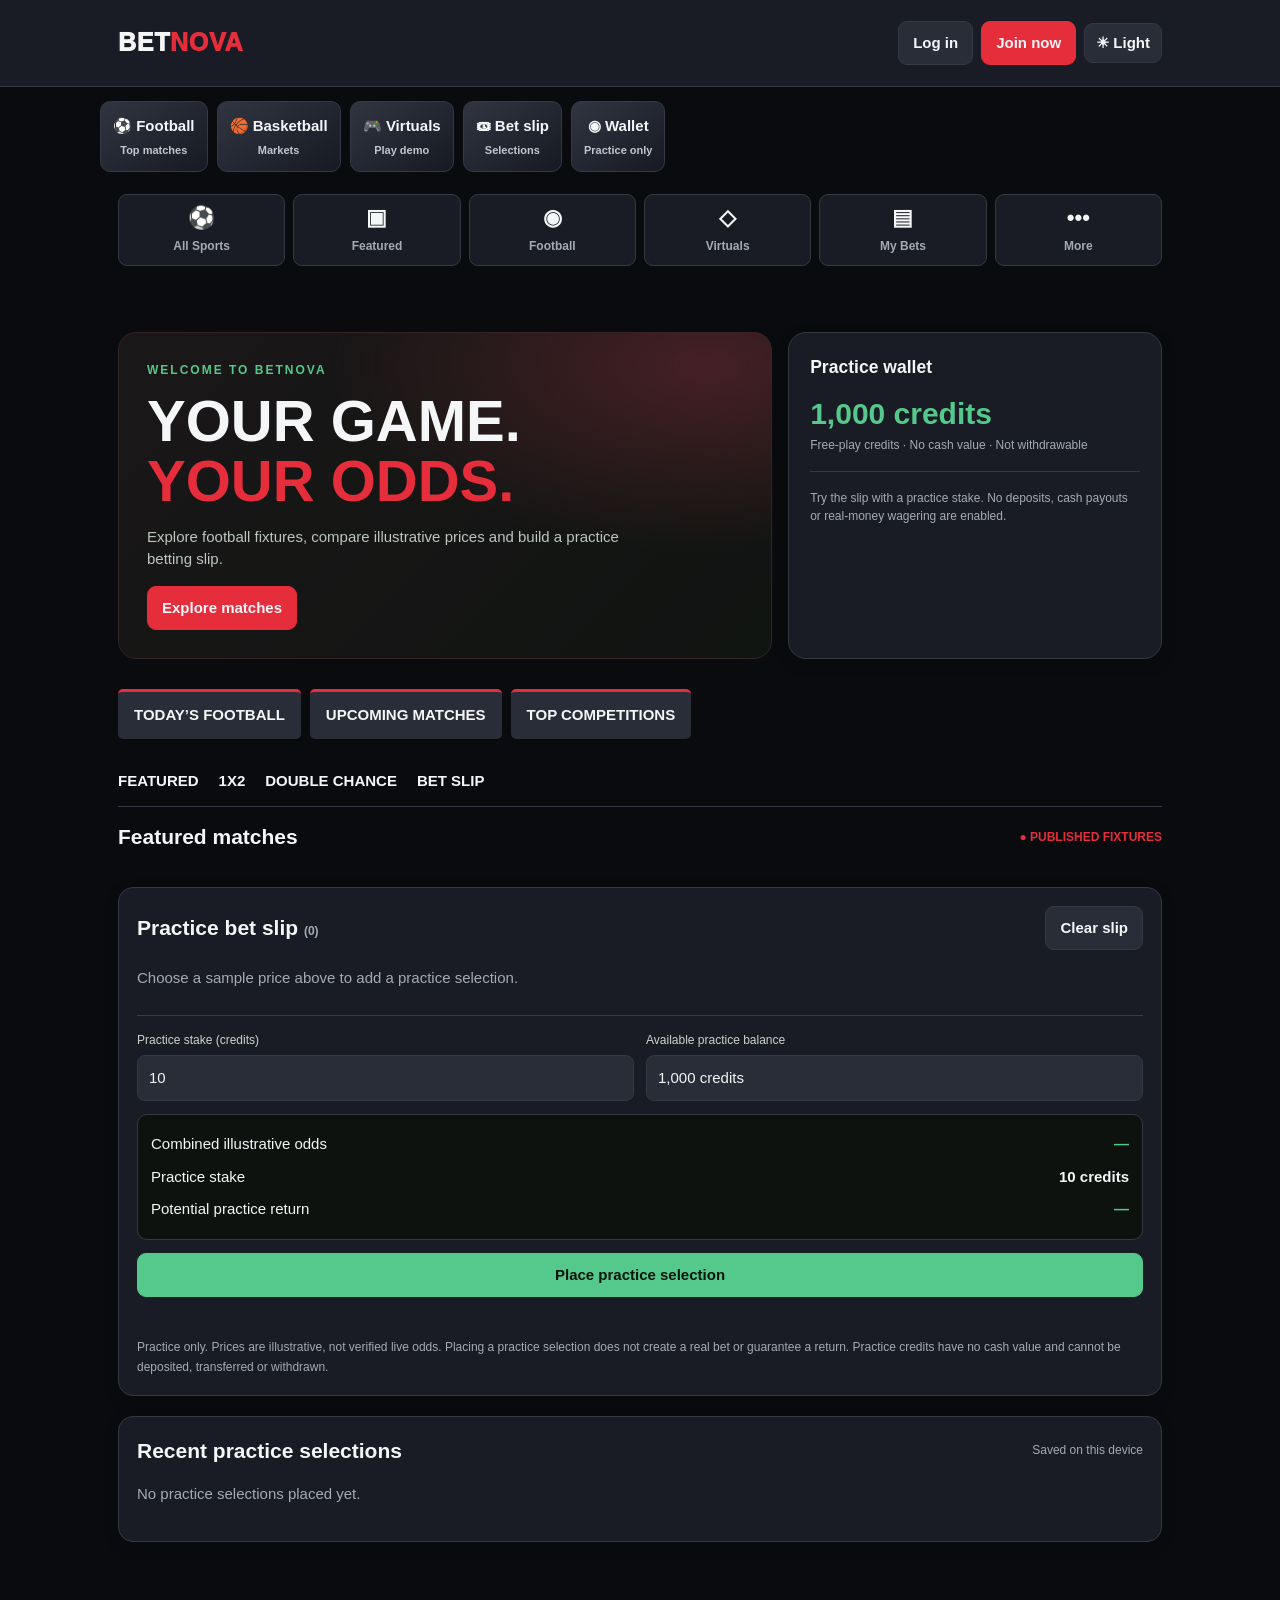
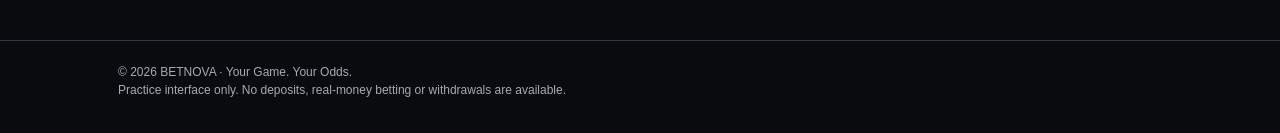
<file: index.html>
<!doctype html>
<html lang="en">
<head>
<meta charset="utf-8">
<meta name="viewport" content="width=device-width, initial-scale=1">
<meta name="theme-color" content="#090b0a">
<title>BETNOVA — Your Game. Your Odds.</title>
<style>
:root{--bg:#090b0a;--panel:#121614;--panel2:#191f1b;--red:#f02d38;--green:#27d17f;--muted:#9ba69f;--line:#29312c}
*{box-sizing:border-box}body{margin:0;background:var(--bg);color:#f6f8f6;font:15px/1.5 Inter,system-ui,-apple-system,Segoe UI,sans-serif}button,input{font:inherit}button{cursor:pointer}.wrap{max-width:1120px;margin:auto;padding:0 18px}
header{border-bottom:1px solid var(--line);background:#0d100e;position:sticky;top:0;z-index:5}.nav{min-height:66px;display:flex;align-items:center;justify-content:space-between;gap:14px}.brand{font-size:25px;font-weight:900;letter-spacing:1px}.brand span{color:var(--red)}.navright{display:flex;gap:9px;align-items:center}.btn{border:1px solid var(--line);background:var(--panel2);color:white;border-radius:9px;padding:10px 14px;font-weight:750}.btn.red{background:var(--red);border-color:var(--red)}.btn.green{background:var(--green);border-color:var(--green);color:#06140c}.btn:disabled{opacity:.45;cursor:not-allowed}
.hero{padding:34px 0 25px;display:grid;grid-template-columns:1.4fr .8fr;gap:16px}.hero-main{padding:28px;border:1px solid #352326;border-radius:18px;background:radial-gradient(ellipse at 90% 10%,#452025 0,transparent 45%),linear-gradient(135deg,#1a1718,#101411)}.eyebrow{color:var(--green);font-size:12px;font-weight:800;letter-spacing:2px}.hero h1{font-size:clamp(34px,6vw,58px);line-height:1.03;margin:12px 0}.hero h1 span{color:var(--red)}.hero p{color:#bdc6bf;max-width:520px}.hero-side{border:1px solid var(--line);border-radius:18px;padding:21px;background:var(--panel)}.hero-side h3{margin:0 0 10px}.credit{font-size:30px;font-weight:900;color:var(--green)}.small{font-size:12px;color:var(--muted)}
.sectionhead{display:flex;justify-content:space-between;align-items:center;gap:12px;margin:8px 0 14px}.sectionhead h2{font-size:21px;margin:0}.live{color:var(--red);font-weight:900;font-size:12px}.matches{display:grid;grid-template-columns:repeat(2,1fr);gap:12px}.match{background:var(--panel);border:1px solid var(--line);border-radius:14px;padding:16px}.league{font-size:11px;color:var(--muted);text-transform:uppercase;letter-spacing:1px}.teams{display:flex;justify-content:space-between;align-items:center;gap:8px;font-weight:800;margin:12px 0}.teams span:first-child,.teams span:last-child{overflow-wrap:anywhere}.vs{color:var(--muted);font-size:11px;flex:none}.odds{display:grid;grid-template-columns:repeat(3,1fr);gap:8px}.odd{background:#202722;border:1px solid #303a33;border-radius:8px;padding:9px 5px;color:white;text-align:center;width:100%}.odd b{display:block;color:var(--green);font-size:16px}.odd small{color:var(--muted)}.odd.selected{border-color:var(--green);background:#173323;box-shadow:inset 0 0 0 1px var(--green)}
.content{padding-bottom:40px}.slip{margin:20px 0;background:var(--panel);border:1px solid var(--line);border-radius:15px;padding:18px}.sliphead{display:flex;justify-content:space-between;align-items:center;gap:10px}.sliphead h2{margin:0;font-size:21px}.empty{color:var(--muted);padding:17px 0}.selection{display:grid;grid-template-columns:1fr auto auto;align-items:center;gap:10px;padding:13px 0;border-top:1px solid var(--line)}.selection:first-child{border-top:0}.selection strong{display:block}.selection small{display:block;color:var(--muted)}.selection .price{font-weight:900;color:var(--green)}.remove{border:1px solid #633239;background:transparent;color:#ff9ba1;border-radius:7px;padding:6px 9px}.sliptools{border-top:1px solid var(--line);padding-top:15px;margin-top:8px;display:grid;grid-template-columns:1fr 1fr;gap:12px}.field label{display:block;color:#cbd4cd;font-size:12px;margin-bottom:6px}.field input{width:100%;background:#0b100d;border:1px solid var(--line);border-radius:8px;color:white;padding:11px}.summary{background:#0d120f;border:1px solid var(--line);border-radius:10px;padding:13px;margin-top:13px}.sumrow{display:flex;justify-content:space-between;gap:10px;padding:5px 0}.sumrow strong{color:var(--green)}.notice{font-size:12px;line-height:1.6;color:var(--muted);margin-top:13px}.status{font-size:13px;margin-top:10px;color:var(--green);min-height:18px}.footer{border-top:1px solid var(--line);padding:22px 0 34px;color:var(--muted);font-size:12px}
@media(max-width:700px){.hero{grid-template-columns:1fr;padding-top:18px}.hero-main{padding:23px}.matches{grid-template-columns:1fr}.brand{font-size:22px}.navright .btn{padding:8px 10px;font-size:13px}.selection{grid-template-columns:1fr auto}.selection .remove{grid-column:2;grid-row:1}.selection .price{grid-column:1;grid-row:2}.sliptools{grid-template-columns:1fr}}
/* Sportsbook-inspired responsive presentation */
.sport-strip{display:flex;gap:9px;overflow:auto;padding:14px 0 18px;scrollbar-width:none}.sport-strip a{flex:0 0 auto;min-width:94px;padding:13px 12px;border-radius:10px;background:linear-gradient(145deg,#303541,#171a22);border:1px solid var(--line);font-weight:850;text-align:center}.sport-strip a span{display:block;font-size:11px;color:#c2c7d1;font-weight:600;margin-top:4px}.sport-categories{display:grid;grid-template-columns:repeat(6,1fr);gap:8px;margin:4px 0 20px}.sport-categories a{padding:10px 3px;text-align:center;color:var(--muted);font-weight:700;font-size:12px;border-radius:9px}.sport-categories a b{display:block;font-size:22px;color:var(--ink);margin-bottom:3px}.league-tabs{display:flex;gap:9px;overflow:auto;padding:5px 0 17px;scrollbar-width:none}.league-tabs a{flex:0 0 auto;background:var(--panel2);border-top:3px solid var(--red);padding:12px 16px;min-width:145px;border-radius:5px;font-weight:800}.market-head{display:flex;gap:20px;overflow:auto;border-bottom:1px solid var(--line);padding:14px 0;margin-bottom:14px;font-weight:800}.market-head a{flex:0 0 auto}.bottom-nav{display:none}
@media(max-width:700px){.wrap{padding-left:12px;padding-right:12px}.nav{min-height:62px}.hero{padding:15px 0 14px;gap:10px}.hero-main{padding:20px}.hero h1{font-size:34px}.hero-side{padding:15px}.sport-categories{grid-template-columns:repeat(6,minmax(55px,1fr));gap:2px}.sport-categories a{font-size:10px}.sport-categories a b{font-size:20px}.matches{grid-template-columns:1fr}.match{border-radius:9px;padding:13px}.odds{gap:5px}.odd{padding:8px 3px}.bottom-nav{position:fixed;display:grid;grid-template-columns:repeat(5,1fr);bottom:0;left:0;right:0;z-index:20;background:#08090d;border-top:1px solid #343945;padding:8px 2px calc(8px + env(safe-area-inset-bottom));text-align:center}.bottom-nav a{color:#d5d8df;font-size:10px;font-weight:700}.bottom-nav b{display:block;font-size:20px;line-height:1.5}.content{padding-bottom:112px}.footer{padding-bottom:120px}.sport-strip a{min-width:100px}.sectionhead h2{font-size:19px}}
html[data-theme="light"] .sport-strip a{background:linear-gradient(145deg,#fff,#e9ebf0);color:#171a22}html[data-theme="light"] .bottom-nav{background:#fff;border-color:var(--line)}html[data-theme="light"] .bottom-nav a{color:#303544}


/* Final homepage spacing and mobile navigation fixes */
.sport-strip,.sport-categories,.league-tabs,.market-head{max-width:100%;overscroll-behavior-x:contain}
.sport-categories{grid-template-columns:repeat(6,minmax(0,1fr));align-items:stretch}
.sport-categories a{display:flex;flex-direction:column;align-items:center;justify-content:center;min-width:0;gap:3px;background:var(--panel);border:1px solid var(--line);padding:10px 4px}
.sport-categories a b{line-height:1.2}
.league-tabs a{white-space:nowrap}
.market-head a{white-space:nowrap}
.match{display:flex;flex-direction:column;justify-content:space-between;gap:6px}
.match .teams{min-height:42px}
.hero-main,.hero-side{min-width:0}
html[data-theme="light"] .hero-main{background:linear-gradient(135deg,#fff,#f8e9eb)!important;border-color:#ead2d5!important;color:var(--ink)!important}
html[data-theme="light"] .hero-main p{color:#535b67!important}
html[data-theme="light"] .sport-categories a{background:var(--panel)!important;color:var(--ink)!important}
html[data-theme="light"] .sport-strip a{border-color:var(--line)!important}
html[data-theme="light"] .market-head{border-color:var(--line)}
@media(max-width:700px){
 .sport-categories{display:flex;overflow-x:auto;gap:7px;padding:2px 0 12px;scrollbar-width:none}
 .sport-categories a{flex:0 0 82px;min-height:68px;font-size:11px}
 .sport-strip{padding-top:10px;padding-bottom:12px}
 .hero{grid-template-columns:1fr!important}
 .hero h1{font-size:clamp(31px,9vw,40px)}
 .sectionhead{align-items:flex-start}
 .sectionhead h2{line-height:1.2}
 .matches{grid-template-columns:1fr!important}
 .match{padding:14px}
 .odds{grid-template-columns:repeat(3,minmax(0,1fr))}
 .odd{min-width:0}
 .slip{padding:14px}
 .sliptools{grid-template-columns:1fr!important}
 .bottom-nav{padding-bottom:calc(10px + env(safe-area-inset-bottom))}
}

</style>
<link rel="stylesheet" href="theme.css">
</head>
<body>
<header><div class="wrap nav"><div class="brand">BET<span>NOVA</span></div><div class="navright"><button class="btn" id="login">Log in</button><button class="btn red" id="signup">Join now</button></div></div></header>
<nav class="sport-strip wrap" aria-label="Featured categories"><a href="#matches">⚽ Football<span>Top matches</span></a><a href="#matches">🏀 Basketball<span>Markets</span></a><a href="virtual-games.html">🎮 Virtuals<span>Play demo</span></a><a href="#betSlip">🎟 Bet slip<span>Selections</span></a><a href="wallet.html">◉ Wallet<span>Practice only</span></a></nav>
<nav class="sport-categories wrap" aria-label="Sports navigation"><a href="#matches"><b>⚽</b>All Sports</a><a href="#matches"><b>▣</b>Featured</a><a href="#matches"><b>◉</b>Football</a><a href="virtual-games.html"><b>◇</b>Virtuals</a><a href="#betSlip"><b>▤</b>My Bets</a><a href="dashboard.html"><b>•••</b>More</a></nav>
<main class="wrap">
<section class="hero"><div class="hero-main"><div class="eyebrow">WELCOME TO BETNOVA</div><h1>YOUR GAME.<br><span>YOUR ODDS.</span></h1><p>Explore football fixtures, compare illustrative prices and build a practice betting slip.</p><button class="btn red" id="explore">Explore matches</button></div>
<aside class="hero-side"><h3>Practice wallet</h3><div class="credit" id="wallet">1,000 credits</div><div class="small">Free-play credits · No cash value · Not withdrawable</div><hr style="border:0;border-top:1px solid var(--line);margin:17px 0"><div class="small">Try the slip with a practice stake. No deposits, cash payouts or real-money wagering are enabled.</div></aside></section>
<section class="content" id="matches"><nav class="league-tabs" aria-label="Featured filters"><a href="#fixtureCards">TODAY’S FOOTBALL</a><a href="#fixtureCards">UPCOMING MATCHES</a><a href="#fixtureCards">TOP COMPETITIONS</a></nav><div class="market-head"><a href="#fixtureCards">FEATURED</a><a href="#fixtureCards">1X2</a><a href="#fixtureCards">DOUBLE CHANCE</a><a href="#betSlip">BET SLIP</a></div><div class="sectionhead"><h2>Featured matches</h2><span class="live">● PUBLISHED FIXTURES</span></div><div class="matches" id="fixtureCards" aria-live="polite"></div>
<section class="slip" id="betSlip"><div class="sliphead"><h2>Practice bet slip <span class="small" id="selectionCount">(0)</span></h2><button class="btn" id="clear" type="button">Clear slip</button></div><div id="selectionList" class="empty">Choose a sample price above to add a practice selection.</div>
<div class="sliptools"><div class="field"><label for="stake">Practice stake (credits)</label><input id="stake" type="number" min="1" max="1000" step="1" value="10" inputmode="numeric"></div><div class="field"><label>Available practice balance</label><input id="available" value="1,000 credits" readonly></div></div>
<div class="summary"><div class="sumrow"><span>Combined illustrative odds</span><strong id="totalOdds">—</strong></div><div class="sumrow"><span>Practice stake</span><b id="stakeShown">10 credits</b></div><div class="sumrow"><span>Potential practice return</span><strong id="potential">—</strong></div></div>
<button class="btn green" id="placePractice" type="button" style="width:100%;margin-top:13px">Place practice selection</button><div class="status" id="slipStatus" role="status" aria-live="polite"></div>
<div class="notice">Practice only. Prices are illustrative, not verified live odds. Placing a practice selection does not create a real bet or guarantee a return. Practice credits have no cash value and cannot be deposited, transferred or withdrawn.</div>
</section>
<section class="slip"><div class="sliphead"><h2>Recent practice selections</h2><span class="small">Saved on this device</span></div><div id="practiceHistory" class="empty">No practice selections placed yet.</div></section>
</section>
</main>
<nav class="bottom-nav" aria-label="Main navigation"><a href="index.html"><b>⌂</b>Home</a><a href="dashboard.html"><b>☷</b>My account</a><a href="virtual-games.html"><b>♧</b>Games</a><a href="#betSlip"><b>↗</b>Bet slip</a><a href="wallet.html"><b>◉</b>Wallet</a></nav>
<footer class="footer"><div class="wrap">© 2026 BETNOVA · Your Game. Your Odds.<br>Practice interface only. No deposits, real-money betting or withdrawals are available.</div></footer>
<script type="module">
import { supabase } from './supabase-client.js';
const SLIP_KEY='betnova_practice_slip_v1';
const $=id=>document.getElementById(id);
let balance=0,currentUser=null,picks=readPicks(),fixtures=[];
function readPicks(){try{const v=JSON.parse(localStorage.getItem(SLIP_KEY)||'[]');return Array.isArray(v)?v.filter(x=>x&&x.fixtureId&&x.pick&&Number(x.odds)>1):[]}catch{return []}}
function save(){localStorage.setItem(SLIP_KEY,JSON.stringify(picks))}
function money(n){return Number(n).toLocaleString(undefined,{maximumFractionDigits:2})}
function totalOdds(){return picks.reduce((n,p)=>n*Number(p.odds),1)}
function validStake(){const s=Number($('stake').value);return Number.isInteger(s)&&s>0&&s<=balance}
function renderSlip(){
 $('wallet').textContent=money(balance)+' credits';$('available').value=money(balance)+' credits';$('selectionCount').textContent='('+picks.length+')';
 const root=$('selectionList');root.innerHTML='';
 if(!picks.length){root.className='empty';root.textContent='Choose a sample price above to add a practice selection.'}
 else{root.className='';picks.forEach((p,i)=>{const row=document.createElement('div');row.className='selection';const info=document.createElement('div');const title=document.createElement('strong');title.textContent=p.home+' vs '+p.away;const detail=document.createElement('small');detail.textContent=p.market+' · '+p.pick;info.append(title,detail);const price=document.createElement('div');price.className='price';price.textContent=Number(p.odds).toFixed(2);const remove=document.createElement('button');remove.className='remove';remove.type='button';remove.textContent='Remove';remove.setAttribute('aria-label','Remove '+p.home+' vs '+p.away);remove.onclick=()=>{picks.splice(i,1);save();renderSlip();markSelected()};row.append(info,price,remove);root.append(row)})}
 const odds=picks.length?totalOdds():0,stake=Number($('stake').value);
 $('totalOdds').textContent=picks.length?odds.toFixed(2):'—';$('stakeShown').textContent=(Number.isFinite(stake)&&stake>0?money(stake):'0')+' credits';$('potential').textContent=picks.length&&Number.isFinite(stake)&&stake>0?money(stake*odds)+' credits':'—';
 $('placePractice').disabled=!currentUser||!picks.length||!validStake();
}
async function renderHistory(){
 const root=$('practiceHistory');root.innerHTML='';
 if(!currentUser){root.className='empty';root.textContent='Log in to view your saved practice bets.';return}
 const {data:rows,error}=await supabase.from('practice_bets').select('id,selections,stake,combined_odds,potential_return,status,created_at').eq('user_id',currentUser.id).order('created_at',{ascending:false}).limit(20);
 if(error){root.className='empty';root.textContent='Could not load your practice bet history.';return}
 if(!rows||!rows.length){root.className='empty';root.textContent='No practice bets placed yet.';return}
 root.className='';
 rows.forEach(r=>{
  const row=document.createElement('div');row.className='selection';
  const info=document.createElement('div');const title=document.createElement('strong');title.textContent='BN-'+r.id.slice(0,8)+' · '+r.status.replace(/_/g,' ');
  const detail=document.createElement('small');detail.textContent=(r.selections||[]).map(p=>p.home+' vs '+p.away+' — '+p.pick).join(' | ')+' · '+new Date(r.created_at).toLocaleString();info.append(title,detail);
  const right=document.createElement('div');const value=document.createElement('div');value.className='price';value.textContent=money(r.stake)+' credits staked';const ret=document.createElement('small');ret.textContent='Potential '+money(r.potential_return)+' credits';ret.style.color='var(--muted)';right.append(value,ret);row.append(info,right);root.append(row)
 })
}
async function loadWallet(){
 const {data:{user},error}=await supabase.auth.getUser();
 if(error||!user){currentUser=null;balance=0;$('wallet').textContent='Log in to view';$('available').value='Sign in required';$('placePractice').textContent='Log in to place practice bets';renderSlip();await renderHistory();return}
 currentUser=user;
 const {data:wallet,error:walletError}=await supabase.from('practice_wallets').select('balance').eq('user_id',user.id).maybeSingle();
 if(walletError||!wallet){$('wallet').textContent='Wallet unavailable';balance=0}else{balance=Number(wallet.balance);$('wallet').textContent=money(balance)+' credits';$('placePractice').textContent='Place practice selection'}
 renderSlip();await renderHistory();
}
function markSelected(){document.querySelectorAll('.odd').forEach(b=>b.classList.toggle('selected',picks.some(p=>p.fixtureId===b.dataset.fixture&&p.outcome===b.dataset.outcome)))}
function addPick(f,outcome,market,pick,odds,button){
 const existing=picks.findIndex(p=>p.fixtureId===f.id);
 if(existing>=0&&picks[existing].outcome===outcome){picks.splice(existing,1)}
 else{const next={fixtureId:String(f.id),home:f.home_team,away:f.away_team,market,pick,outcome,odds:Number(odds)};if(existing>=0)picks[existing]=next;else picks.push(next)}
 $('slipStatus').textContent='';save();renderSlip();markSelected();
}
function renderFixtures(rows){
 const root=$('fixtureCards');root.innerHTML='';
 if(!rows.length){root.className='empty';root.textContent='No published fixtures yet. Please check back later.';return}
 root.className='matches';
 rows.forEach(f=>{
  const card=document.createElement('article');card.className='match';
  const league=document.createElement('div');league.className='league';league.textContent=(f.competition||'Sample competition')+' · '+new Date(f.kickoff_at).toLocaleString();
  const teams=document.createElement('div');teams.className='teams';
  const home=document.createElement('span');home.textContent=f.home_team;
  const vs=document.createElement('span');vs.className='vs';vs.textContent='VS';
  const away=document.createElement('span');away.textContent=f.away_team;teams.append(home,vs,away);
  const odds=document.createElement('div');odds.className='odds';
  [['1',String(f.home_odds||1.85),'Home win',f.home_team+' win'],['X',String(f.draw_odds||3.40),'Draw','Draw'],['2',String(f.away_odds||4.20),'Away win',f.away_team+' win']].forEach(([label,price,market,pick],i)=>{
   const b=document.createElement('button');b.type='button';b.className='odd';b.dataset.fixture=String(f.id);b.dataset.outcome=['1','X','2'][i];const small=document.createElement('small');small.textContent=label;const strong=document.createElement('b');strong.textContent=price;b.append(small,strong);b.title=pick+' · illustrative price '+price;b.onclick=()=>{addPick(f,['1','X','2'][i],'1X2',pick,price,b);$('betSlip').scrollIntoView({behavior:'smooth',block:'nearest'})};odds.append(b)
  });
  card.append(league,teams,odds);root.append(card)
 });markSelected()
}
async function loadFixtures(){
 const {data,error}=await supabase.from('fixtures').select('id,home_team,away_team,competition,kickoff_at,home_odds,draw_odds,away_odds').eq('status','published').order('kickoff_at',{ascending:true}).limit(30);
 if(error){$('fixtureCards').textContent='Unable to load published fixtures right now. Please refresh the page.';return}
 fixtures=data||[];renderFixtures(fixtures)
}
$('stake').addEventListener('input',()=>{ $('slipStatus').textContent='';renderSlip()});
$('clear').onclick=()=>{picks=[];save();renderSlip();markSelected();$('slipStatus').textContent='Practice slip cleared.'};
$('placePractice').onclick=async()=>{
 if(!currentUser){$('slipStatus').textContent='Please log in before placing a practice selection.';return}
 if(!picks.length){$('slipStatus').textContent='Add at least one selection first.';return}
 if(!validStake()){$('slipStatus').textContent='Enter a valid practice stake within your available balance.';return}
 const stake=Number($('stake').value),odds=totalOdds();
 if(!Number.isFinite(odds)||odds<=1){$('slipStatus').textContent='Unable to calculate this practice slip.';return}
 const button=$('placePractice');button.disabled=true;button.textContent='Saving securely…';
 const payload=picks.map(p=>({fixtureId:p.fixtureId,home:p.home,away:p.away,market:p.market,pick:p.pick,outcome:p.outcome,odds:Number(p.odds)}));
 const {data,error}=await supabase.rpc('place_practice_bet',{p_selections:payload,p_stake:stake,p_combined_odds:Number(odds.toFixed(4))});
 if(error){$('slipStatus').textContent=error.message||'Could not save practice bet.';button.textContent='Place practice selection';renderSlip();return}
 picks=[];save();$('slipStatus').textContent='Practice bet saved to your account. Reference: BN-'+String(data).slice(0,8)+'. Your server wallet has been updated. No cash value.';
 await loadWallet();markSelected();await renderHistory();
}
$('login').onclick=()=>location.href='account.html';$('signup').onclick=()=>location.href='account.html?mode=register';$('explore').onclick=()=>$('matches').scrollIntoView({behavior:'smooth'});
renderSlip();loadFixtures();loadWallet();
</script>
<script src="theme.js"></script>
</body></html>
</file>
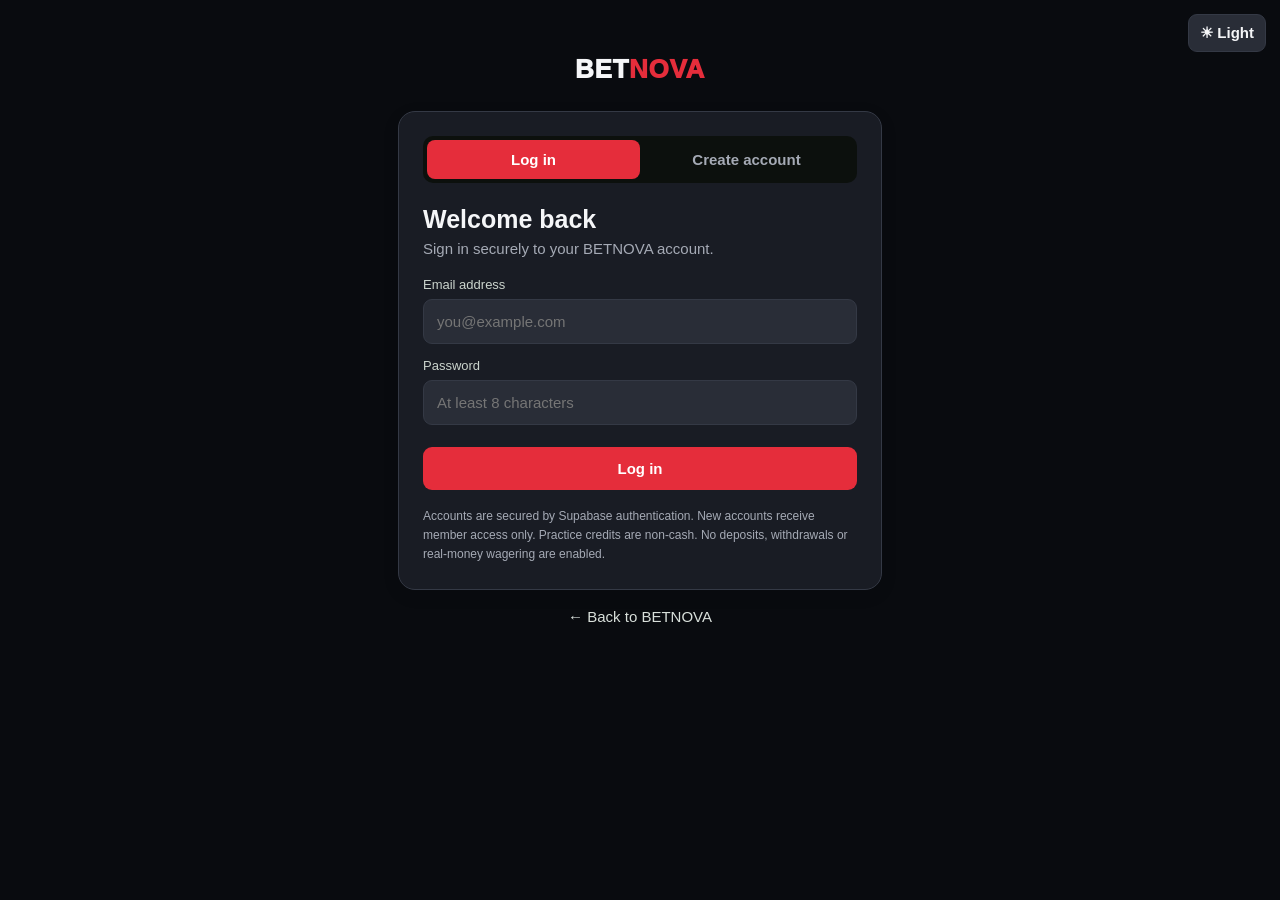
<file: account.html>
<!doctype html>
<html lang="en"><head><meta charset="utf-8"><meta name="viewport" content="width=device-width,initial-scale=1"><meta name="theme-color" content="#090b0a"><title>Account | BETNOVA</title>
<style>
:root{--bg:#090b0a;--panel:#141916;--line:#303a33;--red:#f02d38;--green:#27d17f;--muted:#aab4ad}*{box-sizing:border-box}body{margin:0;background:var(--bg);color:#f6f8f6;font:15px system-ui,-apple-system,Segoe UI,sans-serif}.wrap{max-width:520px;margin:42px auto;padding:0 18px}.brand{font-size:26px;font-weight:900;text-align:center;margin-bottom:26px;letter-spacing:1px}.brand span{color:var(--red)}.panel{background:var(--panel);border:1px solid var(--line);border-radius:17px;padding:24px}.switch{display:flex;background:#0c100d;border-radius:10px;padding:4px;margin-bottom:22px}.switch button{flex:1;border:0;border-radius:8px;padding:11px;background:transparent;color:var(--muted);font-weight:800}.switch button.active{background:var(--red);color:white}h1{font-size:25px;margin:0 0 6px}p{color:var(--muted);margin:0 0 20px}.field{margin:14px 0}.field label{display:block;font-size:13px;color:#cbd4cd;margin-bottom:7px}.field input{width:100%;padding:13px;background:#0c100d;border:1px solid var(--line);border-radius:9px;color:white;font:inherit;outline:none}.field input:focus{border-color:var(--green)}.submit{width:100%;padding:13px;background:var(--red);border:0;border-radius:9px;color:white;font-weight:900;font-size:15px;margin-top:8px;cursor:pointer}.notice{font-size:12px;line-height:1.6;color:var(--muted);margin-top:17px}.status{display:none;padding:12px;border-radius:8px;background:#14251b;color:var(--green);margin-top:14px;font-size:13px;overflow-wrap:anywhere}.status.error{background:#2a1719;color:#ff9ba1}.back{display:block;text-align:center;color:#d9e0db;margin-top:18px;text-decoration:none}
</style><link rel="stylesheet" href="theme.css">
</head><body><main class="wrap"><div class="brand">BET<span>NOVA</span></div><section class="panel"><div class="switch"><button id="loginTab" class="active" type="button">Log in</button><button id="registerTab" type="button">Create account</button></div><h1 id="heading">Welcome back</h1><p id="subheading">Sign in securely to your BETNOVA account.</p><form id="accountForm"><div class="field" id="nameField" hidden><label for="fullName">Full name</label><input id="fullName" autocomplete="name" maxlength="80" placeholder="Your full name"></div><div class="field" id="phoneField" hidden><label for="phone">Phone number</label><input id="phone" type="tel" autocomplete="tel" placeholder="+233"></div><div class="field"><label for="email">Email address</label><input id="email" type="email" autocomplete="email" required placeholder="you@example.com"></div><div class="field"><label for="password">Password</label><input id="password" type="password" minlength="8" autocomplete="current-password" required placeholder="At least 8 characters"></div><button class="submit" id="submit" type="submit">Log in</button></form><div class="status" id="status" role="status" aria-live="polite"></div><div class="notice">Accounts are secured by Supabase authentication. New accounts receive member access only. Practice credits are non-cash. No deposits, withdrawals or real-money wagering are enabled.</div></section><a class="back" href="index.html">← Back to BETNOVA</a></main>
<script type="module">
import { supabase } from './supabase-client.js';
let mode='login';const $=id=>document.getElementById(id);
function setMode(next){mode=next;const reg=mode==='register';$('loginTab').classList.toggle('active',!reg);$('registerTab').classList.toggle('active',reg);$('heading').textContent=reg?'Create your account':'Welcome back';$('subheading').textContent=reg?'Register for a BETNOVA member account.':'Sign in securely to your BETNOVA account.';$('nameField').hidden=!reg;$('phoneField').hidden=!reg;$('fullName').required=reg;$('submit').textContent=reg?'Create account':'Log in';$('password').autocomplete=reg?'new-password':'current-password';$('status').style.display='none';$('status').classList.remove('error')}
$('loginTab').onclick=()=>setMode('login');$('registerTab').onclick=()=>setMode('register');
const params=new URLSearchParams(location.search);if(params.get('mode')==='register')setMode('register');
$('accountForm').onsubmit=async e=>{e.preventDefault();const button=$('submit');button.disabled=true;button.textContent='Please wait…';const email=$('email').value.trim();const password=$('password').value;let result;
try{
 if(mode==='register'){
  result=await supabase.auth.signUp({email,password,options:{data:{full_name:$('fullName').value.trim(),phone:$('phone').value.trim()}}});
  if(result.error)throw result.error;
  $('status').textContent=result.data.session?'Account created. You are signed in.':'Account created. Check your email to confirm your address, then log in.';
 }else{
  result=await supabase.auth.signInWithPassword({email,password});
  if(result.error)throw result.error;
  $('status').textContent='Signed in successfully. Opening your account…';
  setTimeout(()=>location.href='dashboard.html',700);
 }
 $('status').classList.remove('error');$('status').style.display='block';
}catch(err){$('status').textContent=err.message||'Unable to complete account request.';$('status').classList.add('error');$('status').style.display='block'}
finally{button.disabled=false;button.textContent=mode==='register'?'Create account':'Log in'}
};
</script><script src="theme.js"></script>
</body></html>
</file>
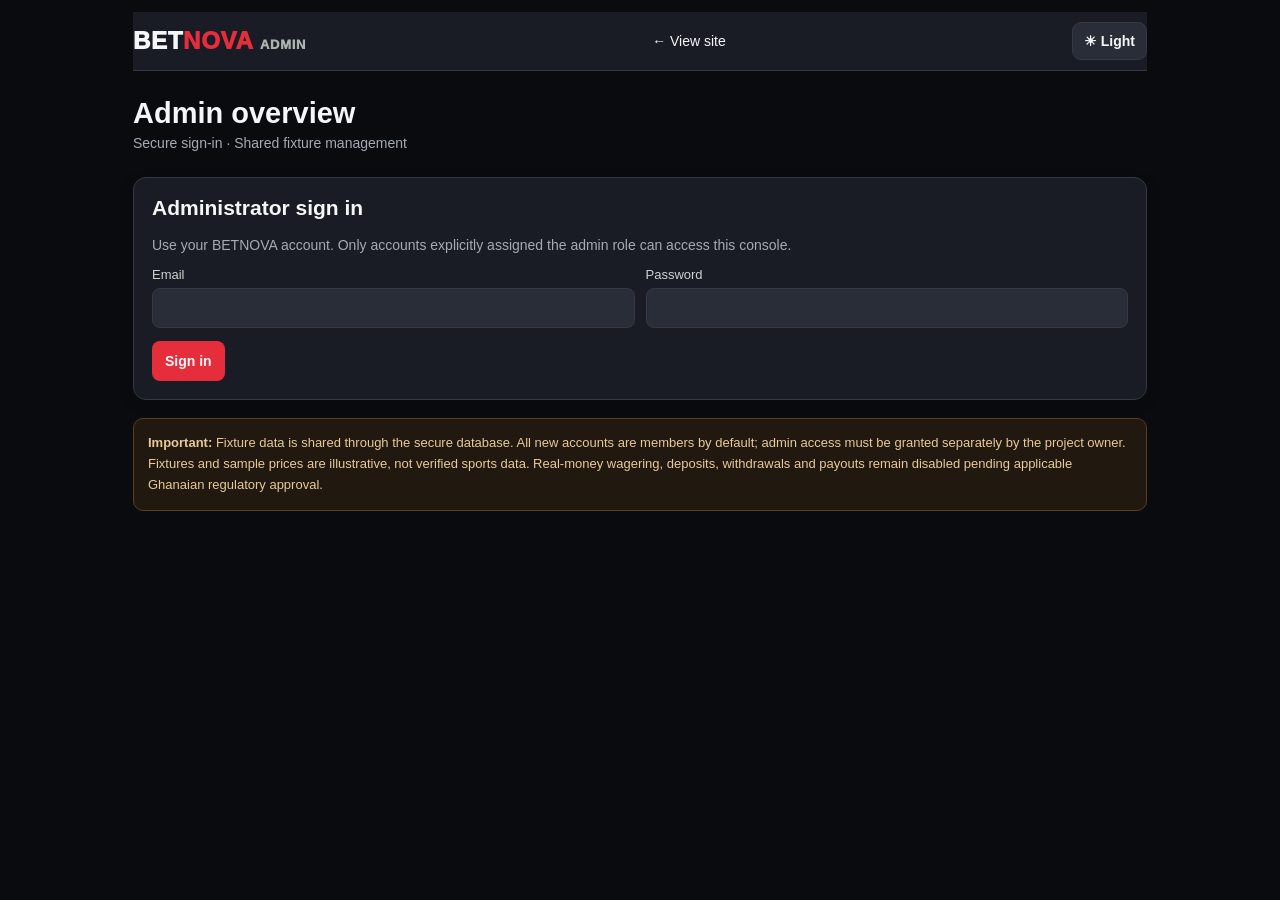
<file: admin.html>
<!doctype html>
<html lang="en"><head><meta charset="utf-8"><meta name="viewport" content="width=device-width,initial-scale=1"><meta name="theme-color" content="#090b0a"><title>Admin Console | BETNOVA</title>
<style>
:root{--bg:#090b0a;--panel:#141916;--line:#303a33;--red:#f02d38;--green:#27d17f;--muted:#aab4ad}*{box-sizing:border-box}body{margin:0;background:var(--bg);color:#f6f8f6;font:14px system-ui,-apple-system,Segoe UI,sans-serif}.wrap{max-width:1050px;margin:auto;padding:22px 18px}.top{display:flex;justify-content:space-between;align-items:center;gap:15px;border-bottom:1px solid var(--line);padding-bottom:18px}.brand{font-size:24px;font-weight:900}.brand span{color:var(--red)}a{color:#fff;text-decoration:none}.muted{color:var(--muted)}.intro{margin:26px 0}.intro h1{font-size:29px;margin:0 0 5px}.panel,.card{background:var(--panel);border:1px solid var(--line);border-radius:13px;padding:18px}.grid{display:grid;grid-template-columns:repeat(3,1fr);gap:13px}.card h3{margin:0 0 10px;font-size:13px;color:#c6d0c8}.value{font-size:23px;font-weight:900}.green{color:var(--green)}.red{color:var(--red)}.section{margin-top:22px}.section h2{font-size:19px}.formgrid{display:grid;grid-template-columns:1fr 1fr;gap:11px}.field label{display:block;margin-bottom:6px;color:#cbd4cd;font-size:13px}.field input{width:100%;padding:11px;background:#0c100d;border:1px solid var(--line);border-radius:8px;color:white;font:inherit}.actions{display:flex;gap:8px;flex-wrap:wrap;margin-top:13px}.btn{background:var(--red);border:0;border-radius:8px;padding:10px 13px;color:#fff;font-weight:800;cursor:pointer}.btn.alt{background:#25312a;border:1px solid var(--line)}.btn.danger{background:transparent;border:1px solid #703239;color:#ff858b}.btn:disabled{opacity:.6;cursor:wait}.notice{margin-top:18px;border:1px solid #5b3d20;background:#21190f;color:#e7c99c;padding:14px;border-radius:10px;line-height:1.6;font-size:13px}.fixture{display:flex;justify-content:space-between;align-items:center;gap:12px;padding:14px 0;border-bottom:1px solid var(--line)}.fixture:last-child{border-bottom:0}.fixture-name{font-weight:800}.tag{font-size:11px;color:var(--green);border:1px solid #24563c;border-radius:30px;padding:5px 9px;white-space:nowrap}.status{display:none;padding:12px;border-radius:8px;background:#14251b;color:var(--green);margin-top:13px;overflow-wrap:anywhere}.status.error{background:#2a1719;color:#ff9ba1}.empty{padding:16px 0;color:var(--muted)}#console[hidden],#loginPanel[hidden]{display:none}@media(max-width:650px){.grid{grid-template-columns:1fr 1fr}.fixture{align-items:flex-start;flex-direction:column}}@media(max-width:420px){.grid,.formgrid{grid-template-columns:1fr}}
</style><link rel="stylesheet" href="theme.css">
</head><body><main class="wrap"><header class="top"><div class="brand">BET<span>NOVA</span> <span style="color:#aab4ad;font-size:13px">ADMIN</span></div><a href="index.html">← View site</a></header>
<section class="intro"><h1>Admin overview</h1><div class="muted">Secure sign-in · Shared fixture management</div></section>
<section id="loginPanel" class="panel"><h2 style="margin-top:0">Administrator sign in</h2><p class="muted">Use your BETNOVA account. Only accounts explicitly assigned the admin role can access this console.</p><form id="loginForm"><div class="formgrid"><div class="field"><label for="email">Email</label><input id="email" type="email" required autocomplete="username"></div><div class="field"><label for="password">Password</label><input id="password" type="password" required autocomplete="current-password"></div></div><div class="actions"><button class="btn" id="loginButton">Sign in</button></div></form><div id="loginStatus" class="status" role="status" aria-live="polite"></div></section>
<section id="console" hidden><div class="grid"><article class="card"><h3>Shared fixtures</h3><div class="value" id="fixtureCount">0</div><div class="muted">Stored in BETNOVA database</div></article><article class="card"><h3>Account access</h3><div class="value green">Admin</div><div class="muted" id="adminEmail"></div></article><article class="card"><h3>Payments</h3><div class="value red">Disabled</div><div class="muted">No deposits or cash payouts</div></article></div>
<section class="section"><h2>Fixtures & markets</h2><div class="panel"><h3 style="margin:0 0 14px">Add a fixture</h3><form id="fixtureForm"><div class="formgrid"><div class="field"><label for="home">Home team</label><input id="home" maxlength="80" required placeholder="Home team"></div><div class="field"><label for="away">Away team</label><input id="away" maxlength="80" required placeholder="Away team"></div><div class="field"><label for="league">Competition</label><input id="league" maxlength="100" required value="BETNOVA Sample League"></div><div class="field"><label for="kickoff">Scheduled date & time</label><input id="kickoff" type="datetime-local" required></div><div class="field"><label for="homeOdds">Home win price</label><input id="homeOdds" type="number" min="1.01" max="1000" step="0.01" value="1.85" required></div><div class="field"><label for="drawOdds">Draw price</label><input id="drawOdds" type="number" min="1.01" max="1000" step="0.01" value="3.40" required></div><div class="field"><label for="awayOdds">Away win price</label><input id="awayOdds" type="number" min="1.01" max="1000" step="0.01" value="4.20" required></div></div><label style="display:flex;gap:9px;align-items:center;margin-top:14px"><input id="publish" type="checkbox"> Publish this illustrative fixture on the public site</label><div class="actions"><button class="btn" id="saveButton">Add fixture</button></div></form><div id="consoleStatus" class="status" role="status" aria-live="polite"></div><div style="display:flex;justify-content:space-between;align-items:center;gap:10px;flex-wrap:wrap;margin-top:24px"><b>Fixture list & results</b><div class="actions"><button class="btn alt" id="settleAll" type="button">Settle completed practice bets</button><button class="btn alt" id="refresh">Refresh</button></div></div><div id="fixtureList" class="empty">Loading fixtures…</div></div></section>
<div class="actions"><button class="btn alt" id="signOut">Sign out</button></div></section>
<div class="notice"><b>Important:</b> Fixture data is shared through the secure database. All new accounts are members by default; admin access must be granted separately by the project owner. Fixtures and sample prices are illustrative, not verified sports data. Real-money wagering, deposits, withdrawals and payouts remain disabled pending applicable Ghanaian regulatory approval.</div></main>
<script type="module">
import { supabase } from './supabase-client.js';
const $=id=>document.getElementById(id);let currentUser=null;
function message(id,text,error=false){const el=$(id);el.textContent=text;el.classList.toggle('error',error);el.style.display='block'}
async function loadFixtures(){const list=$('fixtureList');list.textContent='Loading fixtures…';const {data,error}=await supabase.from('fixtures').select('*').order('kickoff_at',{ascending:true});if(error){list.textContent=error.message;return} $('fixtureCount').textContent=data.length;if(!data.length){list.textContent='No fixtures yet. Add one above.';return}list.innerHTML='';data.forEach(f=>{const row=document.createElement('div');row.className='fixture';const info=document.createElement('div');const title=document.createElement('div');title.className='fixture-name';title.textContent=f.home_team+' vs '+f.away_team;const meta=document.createElement('div');meta.className='muted';meta.textContent=f.competition+' · '+new Date(f.kickoff_at).toLocaleString()+' · '+f.status;info.append(title,meta);const actions=document.createElement('div');actions.className='actions';const toggle=document.createElement('button');toggle.className='btn alt';toggle.textContent=f.status==='published'?'Unpublish':'Publish';toggle.onclick=async()=>{const {error}=await supabase.from('fixtures').update({status:f.status==='published'?'draft':'published'}).eq('id',f.id);if(error)message('consoleStatus',error.message,true);else await loadFixtures()};const homeScore=document.createElement('input');homeScore.type='number';homeScore.min='0';homeScore.max='99';homeScore.placeholder='Home';homeScore.value=f.home_score??'';homeScore.style.width='68px';homeScore.setAttribute('aria-label','Home score');const awayScore=document.createElement('input');awayScore.type='number';awayScore.min='0';awayScore.max='99';awayScore.placeholder='Away';awayScore.value=f.away_score??'';awayScore.style.width='68px';awayScore.setAttribute('aria-label','Away score');const result=document.createElement('button');result.className='btn';result.textContent=f.status==='finished'?'Update result':'Finish & settle';result.onclick=async()=>{const h=Number(homeScore.value),a=Number(awayScore.value);if(homeScore.value===''||awayScore.value===''||!Number.isInteger(h)||!Number.isInteger(a)||h<0||a<0||h>99||a>99){message('consoleStatus','Enter valid whole-number scores for both teams.',true);return}const {error}=await supabase.from('fixtures').update({home_score:h,away_score:a,status:'finished',result_is_illustrative:true}).eq('id',f.id);if(error){message('consoleStatus',error.message,true);return}const settled=await supabase.rpc('settle_practice_bets');if(settled.error){message('consoleStatus','Result saved. Settlement needs attention: '+settled.error.message,true)}else{message('consoleStatus','Illustrative result saved. '+settled.data+' practice bet(s) settled.')}await loadFixtures()};const del=document.createElement('button');del.className='btn danger';del.textContent='Delete';del.onclick=async()=>{if(!confirm('Delete this fixture?'))return;const {error}=await supabase.from('fixtures').delete().eq('id',f.id);if(error)message('consoleStatus',error.message,true);else await loadFixtures()};actions.append(toggle,homeScore,awayScore,result,del);row.append(info,actions);list.append(row)})}
async function enterConsole(){const {data:{user}}=await supabase.auth.getUser();if(!user)return;const {data:profile,error}=await supabase.from('profiles').select('role').eq('id',user.id).maybeSingle();if(error)throw error;if(profile?.role!=='admin'){await supabase.auth.signOut();throw new Error('This account is not an administrator. Ask the project owner to grant admin access.')}currentUser=user;$('adminEmail').textContent=user.email||'';$('loginPanel').hidden=true;$('console').hidden=false;await loadFixtures()}
$('loginForm').onsubmit=async e=>{e.preventDefault();$('loginButton').disabled=true;try{const {error}=await supabase.auth.signInWithPassword({email:$('email').value.trim(),password:$('password').value});if(error)throw error;await enterConsole()}catch(err){message('loginStatus',err.message,true)}finally{$('loginButton').disabled=false}};
$('fixtureForm').onsubmit=async e=>{e.preventDefault();const home=$('home').value.trim(),away=$('away').value.trim();if(home.toLowerCase()===away.toLowerCase()){message('consoleStatus','Choose two different teams.',true);return}const button=$('saveButton');button.disabled=true;const {error}=await supabase.from('fixtures').insert({home_team:home,away_team:away,competition:$('league').value.trim(),kickoff_at:new Date($('kickoff').value).toISOString(),home_odds:Number($('homeOdds').value),draw_odds:Number($('drawOdds').value),away_odds:Number($('awayOdds').value),status:$('publish').checked?'published':'draft',created_by:currentUser.id,result_is_illustrative:true});button.disabled=false;if(error){message('consoleStatus',error.message,true);return}$('fixtureForm').reset();$('league').value='BETNOVA Sample League';message('consoleStatus','Fixture saved to the shared BETNOVA database.');await loadFixtures()};
$('refresh').onclick=loadFixtures;$('settleAll').onclick=async()=>{const {data,error}=await supabase.rpc('settle_practice_bets');if(error)message('consoleStatus',error.message,true);else message('consoleStatus',data+' completed practice bet(s) settled.');};$('signOut').onclick=async()=>{await supabase.auth.signOut();location.reload()};
try{const {data:{session}}=await supabase.auth.getSession();if(session)await enterConsole()}catch(err){message('loginStatus',err.message,true)}
</script><script src="theme.js"></script>
</body></html>
</file>
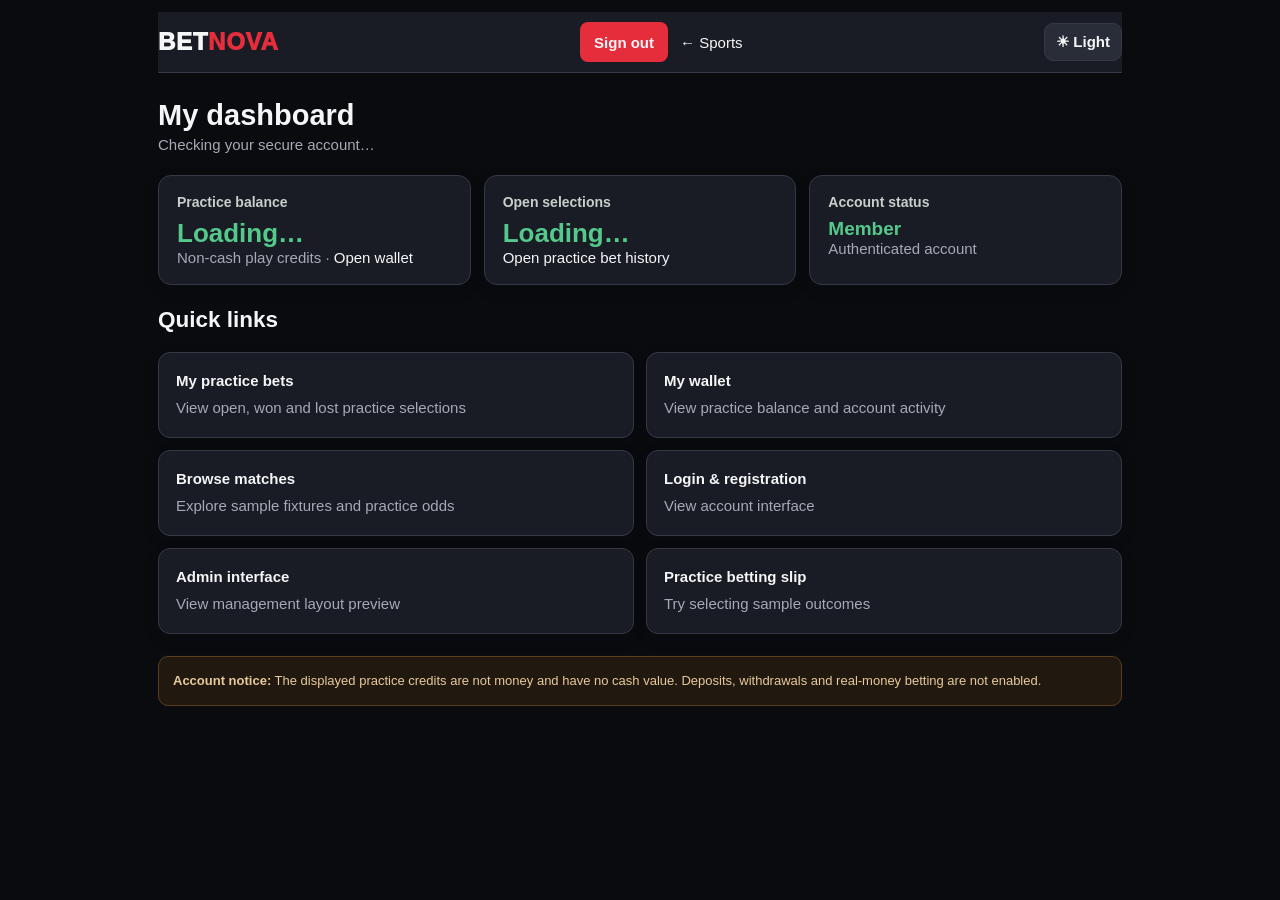
<file: dashboard.html>
<!doctype html>
<html lang="en"><head><meta charset="utf-8"><meta name="viewport" content="width=device-width,initial-scale=1"><meta name="theme-color" content="#090b0a"><title>My Dashboard | BETNOVA</title><style>
:root{--bg:#090b0a;--panel:#141916;--line:#303a33;--red:#f02d38;--green:#27d17f;--muted:#aab4ad}*{box-sizing:border-box}body{margin:0;background:var(--bg);color:#f6f8f6;font:15px system-ui,-apple-system,Segoe UI,sans-serif}.wrap{max-width:1000px;margin:auto;padding:20px 18px}.top{display:flex;justify-content:space-between;align-items:center;border-bottom:1px solid var(--line);padding:5px 0 17px}.brand{font-size:24px;font-weight:900}.brand span{color:var(--red)}a{color:white;text-decoration:none}.btn{display:inline-block;background:var(--red);padding:10px 14px;border-radius:8px;font-weight:800}.muted{color:var(--muted)}h1{font-size:29px;margin:26px 0 4px}.grid{display:grid;grid-template-columns:repeat(3,1fr);gap:13px;margin:22px 0}.card{background:var(--panel);border:1px solid var(--line);border-radius:13px;padding:18px}.card h3{margin:0 0 8px;font-size:14px;color:#c7d0ca}.num{font-size:26px;font-weight:900;color:var(--green)}.section{margin-top:22px}.links{display:grid;grid-template-columns:repeat(2,1fr);gap:12px}.item{display:block;background:var(--panel);border:1px solid var(--line);border-radius:12px;padding:17px}.item b{display:block;margin-bottom:5px}.notice{margin-top:22px;border:1px solid #5b3d20;background:#21190f;color:#e7c99c;padding:14px;border-radius:10px;font-size:13px;line-height:1.6}@media(max-width:600px){.grid{grid-template-columns:1fr}.links{grid-template-columns:1fr}h1{font-size:25px}}</style><link rel="stylesheet" href="theme.css">
</head>
<body><main class="wrap"><header class="top"><div class="brand">BET<span>NOVA</span></div><div style="display:flex;gap:12px;align-items:center"><button id="signOut" class="btn" style="border:0;cursor:pointer">Sign out</button><a href="index.html">← Sports</a></div></header><h1>My dashboard</h1><div class="muted" id="accountEmail">Checking your secure account…</div>
<section class="grid"><article class="card"><h3>Practice balance</h3><div class="num" id="practiceBalance">Loading…</div><div class="muted">Non-cash play credits · <a href="wallet.html">Open wallet</a></div></article><article class="card"><h3>Open selections</h3><div class="num" id="openBets">Loading…</div><div class="muted"><a href="index.html#betSlip">Open practice bet history</a></div></article><article class="card"><h3>Account status</h3><div class="num" style="font-size:19px" id="accountRole">Member</div><div class="muted">Authenticated account</div></article></section>
<section class="section"><h2>Quick links</h2><div class="links"><a class="item" href="index.html#practiceHistory"><b>My practice bets</b><span class="muted">View open, won and lost practice selections</span></a><a class="item" href="wallet.html"><b>My wallet</b><span class="muted">View practice balance and account activity</span></a><a class="item" href="index.html"><b>Browse matches</b><span class="muted">Explore sample fixtures and practice odds</span></a><a class="item" href="account.html"><b>Login & registration</b><span class="muted">View account interface</span></a><a class="item" href="admin.html"><b>Admin interface</b><span class="muted">View management layout preview</span></a><a class="item" href="index.html#matches"><b>Practice betting slip</b><span class="muted">Try selecting sample outcomes</span></a></div></section>
<div class="notice"><b>Account notice:</b> The displayed practice credits are not money and have no cash value. Deposits, withdrawals and real-money betting are not enabled.</div></main>
<script type="module">
import { supabase } from './supabase-client.js';
const {data:{user},error}=await supabase.auth.getUser();
if(error||!user){location.href='account.html';}
else{
 document.getElementById('accountEmail').textContent=user.email||'Signed-in member';
 const {data:profile}=await supabase.from('profiles').select('role').eq('id',user.id).maybeSingle();
 document.getElementById('accountRole').textContent=profile?.role==='admin'?'Admin':'Member';
 const {data:wallet}=await supabase.from('practice_wallets').select('balance').eq('user_id',user.id).maybeSingle();
 document.getElementById('practiceBalance').textContent=wallet?Number(wallet.balance).toLocaleString()+' credits':'Unavailable';
 const {count}=await supabase.from('practice_bets').select('id',{count:'exact',head:true}).eq('user_id',user.id).eq('status','open_practice');
 document.getElementById('openBets').textContent=String(count??0);
}
document.getElementById('signOut').onclick=async()=>{await supabase.auth.signOut();location.href='index.html';};
</script><script src="theme.js"></script>
</body></html>
</file>
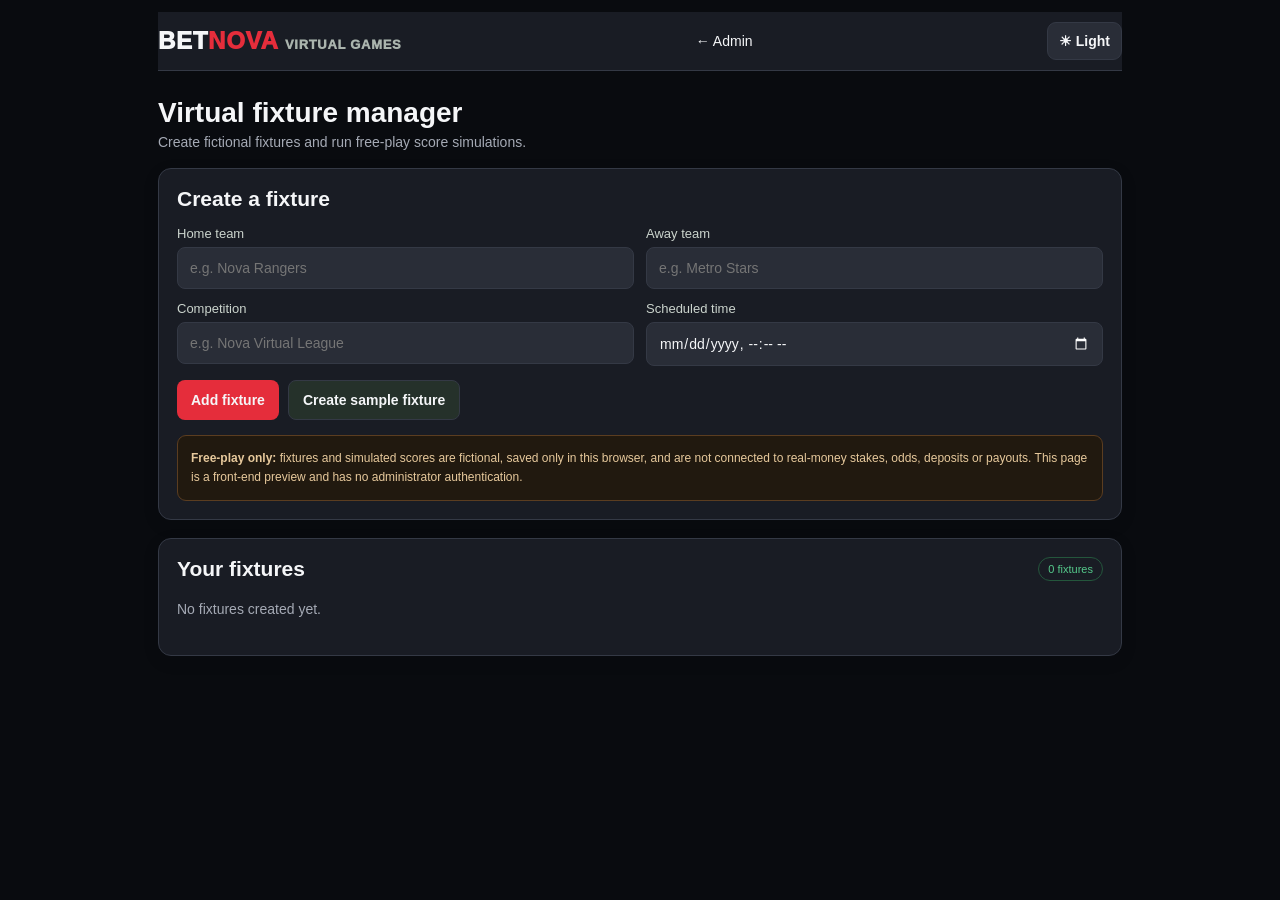
<file: virtual-games.html>
<!doctype html>
<html lang="en"><head><meta charset="utf-8"><meta name="viewport" content="width=device-width,initial-scale=1"><meta name="theme-color" content="#090b0a"><title>Virtual Games | BETNOVA</title>
<style>
:root{--bg:#090b0a;--panel:#141916;--line:#303a33;--red:#f02d38;--green:#27d17f;--muted:#aab4ad}*{box-sizing:border-box}body{margin:0;background:var(--bg);color:#f6f8f6;font:14px system-ui,-apple-system,Segoe UI,sans-serif}.wrap{max-width:1000px;margin:auto;padding:22px 18px}.top{display:flex;justify-content:space-between;align-items:center;border-bottom:1px solid var(--line);padding-bottom:17px}.brand{font-size:24px;font-weight:900}.brand span{color:var(--red)}a{color:white;text-decoration:none}.muted{color:var(--muted)}h1{font-size:28px;margin:26px 0 5px}.panel{background:var(--panel);border:1px solid var(--line);border-radius:13px;padding:18px;margin-top:18px}.formgrid{display:grid;grid-template-columns:1fr 1fr;gap:12px}.field label{display:block;margin-bottom:6px;color:#cbd4cd;font-size:13px}.field input{width:100%;padding:12px;background:#0c100d;border:1px solid var(--line);border-radius:8px;color:white;font:inherit}.actions{display:flex;gap:9px;flex-wrap:wrap;margin-top:14px}.btn{border:0;border-radius:8px;padding:11px 14px;background:var(--red);color:white;font-weight:800;cursor:pointer}.btn.alt{background:#25312a;border:1px solid var(--line)}.notice{padding:13px;background:#21190f;border:1px solid #5b3d20;color:#e7c99c;border-radius:9px;line-height:1.6;font-size:12px;margin-top:15px}.game{border-top:1px solid var(--line);padding:14px 0;display:flex;justify-content:space-between;align-items:center;gap:14px}.score{font-weight:900;color:var(--green);font-size:18px}.pill{font-size:11px;color:var(--green);border:1px solid #24563c;border-radius:30px;padding:5px 9px}.empty{padding:20px 0;color:var(--muted)}.delete{background:transparent;border:1px solid #703239;color:#ff858b;border-radius:7px;padding:7px 10px}@media(max-width:600px){.formgrid{grid-template-columns:1fr}.game{align-items:flex-start}.game .actions{margin:0}}
</style><link rel="stylesheet" href="theme.css">
</head><body><main class="wrap"><header class="top"><div class="brand">BET<span>NOVA</span> <span style="color:#aab4ad;font-size:13px">VIRTUAL GAMES</span></div><a href="admin.html">← Admin</a></header>
<h1>Virtual fixture manager</h1><div class="muted">Create fictional fixtures and run free-play score simulations.</div>
<section class="panel"><h2 style="margin:0 0 15px">Create a fixture</h2><form id="fixtureForm"><div class="formgrid"><div class="field"><label for="home">Home team</label><input id="home" required maxlength="32" placeholder="e.g. Nova Rangers"></div><div class="field"><label for="away">Away team</label><input id="away" required maxlength="32" placeholder="e.g. Metro Stars"></div><div class="field"><label for="league">Competition</label><input id="league" maxlength="40" placeholder="e.g. Nova Virtual League"></div><div class="field"><label for="kickoff">Scheduled time</label><input id="kickoff" type="datetime-local" required></div></div><div class="actions"><button class="btn" type="submit">Add fixture</button><button class="btn alt" type="button" id="sample">Create sample fixture</button></div></form><div class="notice"><b>Free-play only:</b> fixtures and simulated scores are fictional, saved only in this browser, and are not connected to real-money stakes, odds, deposits or payouts. This page is a front-end preview and has no administrator authentication.</div></section>
<section class="panel"><div style="display:flex;justify-content:space-between;align-items:center;gap:12px"><h2 style="margin:0">Your fixtures</h2><span class="pill" id="total">0 fixtures</span></div><div id="games" class="empty">No fixtures created yet.</div></section></main>
<script>
const KEY='betnova_virtual_fixtures_v1';let fixtures=[];try{fixtures=JSON.parse(localStorage.getItem(KEY)||'[]');if(!Array.isArray(fixtures))fixtures=[]}catch(e){fixtures=[]}
const $=id=>document.getElementById(id);const save=()=>localStorage.setItem(KEY,JSON.stringify(fixtures));
function draw(){ $('total').textContent=fixtures.length+' fixture'+(fixtures.length===1?'':'s');const root=$('games');root.innerHTML='';if(!fixtures.length){root.className='empty';root.textContent='No fixtures created yet.';return}root.className='';fixtures.forEach(g=>{const row=document.createElement('div');row.className='game';const info=document.createElement('div');const title=document.createElement('b');title.textContent=g.home+' vs '+g.away;const meta=document.createElement('div');meta.className='muted';meta.textContent=(g.league||'Virtual friendly')+' · '+new Date(g.kickoff).toLocaleString();info.append(title,meta);if(g.score!==null){const score=document.createElement('div');score.className='score';score.textContent=g.score[0]+' - '+g.score[1];info.append(score)}const controls=document.createElement('div');controls.className='actions';if(g.score===null){const run=document.createElement('button');run.className='btn alt';run.textContent='Simulate score';run.onclick=()=>{g.score=[Math.floor(Math.random()*5),Math.floor(Math.random()*5)];save();draw()};controls.append(run)}else{const tag=document.createElement('span');tag.className='pill';tag.textContent='Simulated';controls.append(tag)}const del=document.createElement('button');del.className='delete';del.textContent='Delete';del.onclick=()=>{fixtures=fixtures.filter(x=>x.id!==g.id);save();draw()};controls.append(del);row.append(info,controls);root.append(row)})}
$('fixtureForm').onsubmit=e=>{e.preventDefault();const home=$('home').value.trim(),away=$('away').value.trim(),kickoff=$('kickoff').value;if(!home||!away||home.toLowerCase()===away.toLowerCase()||!kickoff){alert('Enter two different team names and a scheduled time.');return}fixtures.unshift({id:Date.now(),home,away,league:$('league').value.trim(),kickoff,score:null});save();draw();e.target.reset()};
$('sample').onclick=()=>{const names=['Nova Rangers','Metro Stars','Coastal United','Red Valley FC','Greenfield Town','Capital Athletic'];let h=names[Math.floor(Math.random()*names.length)],a=names[Math.floor(Math.random()*names.length)];while(a===h)a=names[Math.floor(Math.random()*names.length)];fixtures.unshift({id:Date.now(),home:h,away:a,league:'BETNOVA Virtual League',kickoff:new Date(Date.now()+3600000).toISOString(),score:null});save();draw()};
draw();
</script><script src="theme.js"></script>
</body></html>
</file>
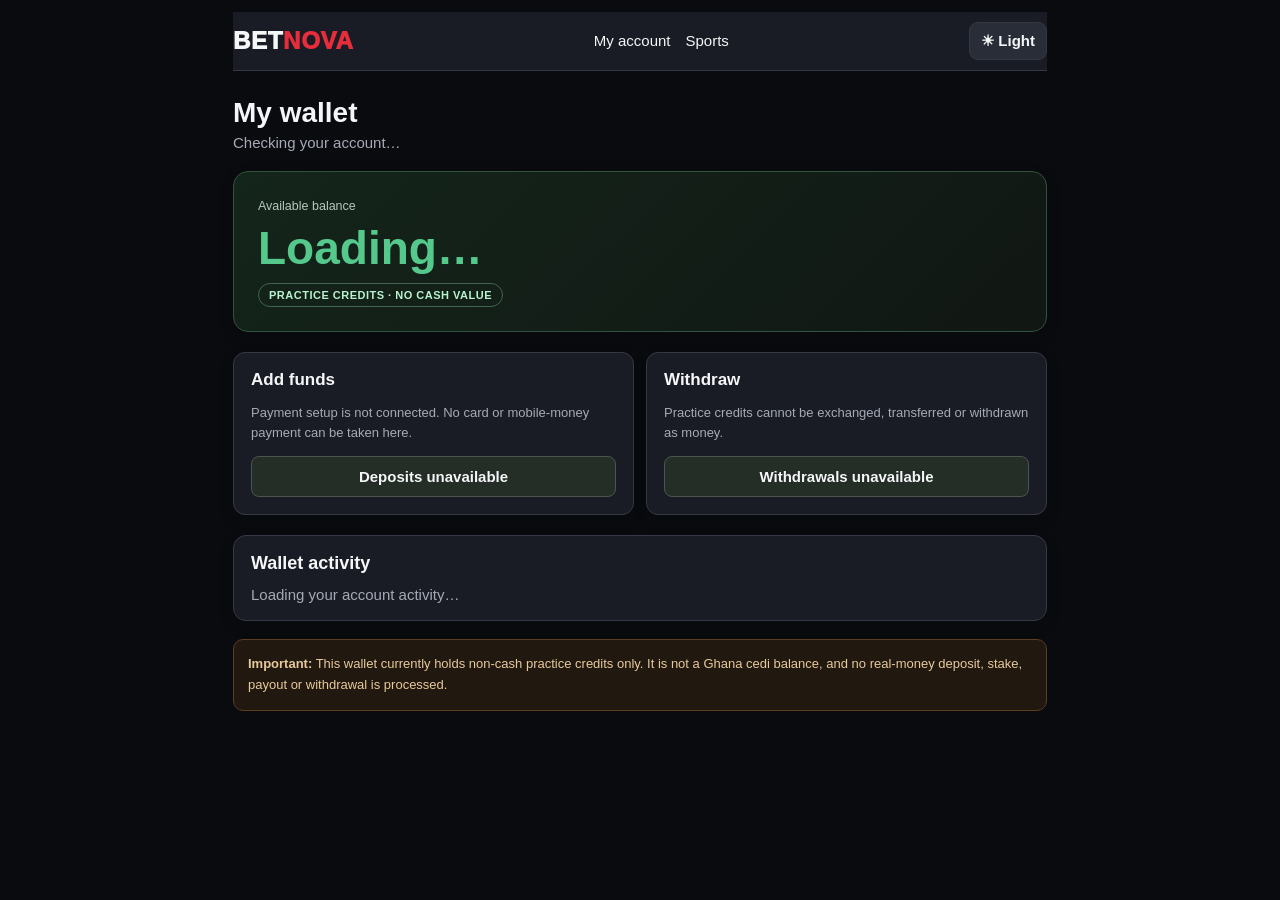
<file: wallet.html>
<!doctype html>
<html lang="en">
<head>
<meta charset="utf-8"><meta name="viewport" content="width=device-width,initial-scale=1"><meta name="theme-color" content="#090b0a">
<title>My Wallet | BETNOVA</title>
<style>
:root{--bg:#090b0a;--panel:#141916;--line:#303a33;--red:#f02d38;--green:#27d17f;--muted:#aab4ad}
*{box-sizing:border-box}body{margin:0;background:var(--bg);color:#f6f8f6;font:15px system-ui,-apple-system,Segoe UI,sans-serif}
.wrap{max-width:850px;margin:auto;padding:18px}.top{display:flex;justify-content:space-between;align-items:center;gap:12px;border-bottom:1px solid var(--line);padding:8px 0 17px}
.brand{font-size:24px;font-weight:900}.brand span{color:var(--red)}a{color:white;text-decoration:none}.btn{display:inline-block;border:0;border-radius:8px;background:var(--red);color:white;padding:10px 14px;font-weight:800}
h1{font-size:28px;margin:26px 0 5px}.muted{color:var(--muted)}.balance{margin:20px 0;padding:24px;border:1px solid #31533e;border-radius:15px;background:linear-gradient(135deg,#14251b,#111713)}
.balance small{color:#b6c8bc}.amount{font-size:clamp(32px,8vw,46px);font-weight:900;color:var(--green);margin:8px 0}.tag{display:inline-block;border:1px solid #42654f;color:#b9f2cf;border-radius:30px;padding:5px 10px;font-size:11px;font-weight:800;letter-spacing:.5px}
.actions{display:grid;grid-template-columns:1fr 1fr;gap:12px}.action{background:var(--panel);border:1px solid var(--line);border-radius:12px;padding:17px}.action h2{font-size:17px;margin:0 0 6px}.action p{color:var(--muted);font-size:13px;line-height:1.5;min-height:40px}.action button{width:100%;padding:11px;border-radius:8px;border:1px solid #4b554e;background:#252d27;color:#89938c;font-weight:800}
.panel{margin-top:20px;background:var(--panel);border:1px solid var(--line);border-radius:13px;padding:17px}.panel h2{font-size:18px;margin:0 0 12px}.transaction{display:flex;justify-content:space-between;gap:12px;padding:13px 0;border-top:1px solid var(--line)}.transaction:first-of-type{border-top:0}.transaction b{display:block}.transaction small{color:var(--muted)}.credit{color:var(--green);font-weight:900;white-space:nowrap}
.notice{margin-top:18px;padding:14px;border:1px solid #5b3d20;background:#21190f;color:#e7c99c;border-radius:10px;font-size:13px;line-height:1.6}
@media(max-width:560px){.actions{grid-template-columns:1fr}.top{align-items:flex-start}.top>div:last-child{display:flex;flex-direction:column;align-items:flex-end;gap:8px}.wrap{padding:15px}}
</style>
<link rel="stylesheet" href="theme.css">
</head>
<body><main class="wrap">
<header class="top"><div class="brand">BET<span>NOVA</span></div><div><a href="dashboard.html">My account</a>　<a href="index.html">Sports</a></div></header>
<h1>My wallet</h1><div class="muted" id="walletEmail">Checking your account…</div>
<section class="balance"><small>Available balance</small><div class="amount" id="balance">Loading…</div><span class="tag">PRACTICE CREDITS · NO CASH VALUE</span></section>
<section class="actions">
<article class="action"><h2>Add funds</h2><p>Payment setup is not connected. No card or mobile-money payment can be taken here.</p><button type="button" disabled>Deposits unavailable</button></article>
<article class="action"><h2>Withdraw</h2><p>Practice credits cannot be exchanged, transferred or withdrawn as money.</p><button type="button" disabled>Withdrawals unavailable</button></article>
</section>
<section class="panel"><h2>Wallet activity</h2><div id="transactions" class="muted">Loading your account activity…</div></section>
<div class="notice"><b>Important:</b> This wallet currently holds non-cash practice credits only. It is not a Ghana cedi balance, and no real-money deposit, stake, payout or withdrawal is processed.</div>
</main>
<script type="module">
import { supabase } from './supabase-client.js';
const $=id=>document.getElementById(id);
const {data:{user},error}=await supabase.auth.getUser();
if(error||!user){location.href='account.html';}
else{
 $('walletEmail').textContent=user.email||'Signed-in account';
 const {data:wallet,error:walletError}=await supabase.from('practice_wallets').select('balance,currency_label').eq('user_id',user.id).maybeSingle();
 if(walletError){$('balance').textContent='Unavailable';$('transactions').textContent='Could not load wallet details. Please refresh.';}
 else if(!wallet){$('balance').textContent='0 credits';$('transactions').textContent='No wallet record found. Contact the site administrator.';}
 else{
  $('balance').textContent=Number(wallet.balance).toLocaleString(undefined,{maximumFractionDigits:2})+' credits';
  const {data:rows,error:txError}=await supabase.from('practice_wallet_transactions').select('transaction_type,amount,description,created_at').eq('user_id',user.id).order('created_at',{ascending:false}).limit(20);
  const root=$('transactions');root.innerHTML='';
  if(txError){root.textContent='Could not load wallet activity.';}
  else if(!rows?.length){root.textContent='No wallet activity yet.';}
  else rows.forEach(tx=>{
   const row=document.createElement('div');row.className='transaction';
   const left=document.createElement('div');const title=document.createElement('b');title.textContent=tx.description;
   const date=document.createElement('small');date.textContent=new Date(tx.created_at).toLocaleString();left.append(title,date);
   const value=document.createElement('div');value.className='credit';value.textContent=(tx.transaction_type==='practice_stake'?'−':'+')+Number(tx.amount).toLocaleString()+' credits';if(tx.transaction_type==='practice_stake')value.style.color='var(--red)';row.append(left,value);root.append(row);
  });
 }
}
</script><script src="theme.js"></script>
</body></html>
</file>
<file: theme.css>
:root{color-scheme:dark;--bg:#090b0f;--panel:#191c24;--panel2:#292d37;--line:#343945;--red:#e52d3b;--green:#55c98b;--muted:#a5aab5;--ink:#f5f6f8}
html[data-theme="light"]{color-scheme:light;--bg:#f1f2f5;--panel:#ffffff;--panel2:#e8eaf0;--line:#d8dbe3;--red:#d92736;--green:#168a58;--muted:#697080;--ink:#171a22}
body{background:var(--bg)!important;color:var(--ink)!important;font-family:Inter,-apple-system,BlinkMacSystemFont,"Segoe UI",Roboto,Arial,sans-serif!important}
header,.top{background:var(--panel)!important;color:var(--ink)!important;border-color:var(--line)!important}
a{color:var(--ink)}.btn,.action button,.odd,.item,.card,.match,.panel,.slip,.hero-side,.transaction,.action{color:var(--ink)}
input,select,textarea{background:var(--panel2)!important;color:var(--ink)!important;border-color:var(--line)!important}
.theme-toggle{border:1px solid var(--line);background:var(--panel2);color:var(--ink);border-radius:9px;padding:8px 11px;font-weight:800;cursor:pointer;white-space:nowrap}
.theme-toggle:focus-visible,.btn:focus-visible,a:focus-visible,button:focus-visible{outline:2px solid var(--green);outline-offset:3px}
html[data-theme="light"] .hero-main{background:linear-gradient(135deg,#fff,#f4e9eb)!important}
html[data-theme="light"] .odd{background:#eef0f4!important;border-color:#d8dbe3!important;color:#171a22!important}
html[data-theme="light"] .odd.selected{background:#dff4e8!important;border-color:var(--green)!important}
html[data-theme="light"] .summary,html[data-theme="light"] .field input{background:#f7f8fa!important;color:#171a22!important}
html[data-theme="light"] .balance{background:linear-gradient(135deg,#e5f4eb,#fff)!important}
html[data-theme="light"] .notice{background:#fff7e9!important;color:#76521d!important}
@media(max-width:700px){.theme-toggle{padding:7px 9px;font-size:12px}}

/* BETNOVA layout alignment pass */
*{box-sizing:border-box}
html{scroll-behavior:smooth;scroll-padding-top:84px}
body{min-width:320px;overflow-x:hidden}
a{color:var(--ink);text-decoration:none}
button,input,select,textarea{font:inherit}
button,a,input,select{ -webkit-tap-highlight-color:transparent}
header,.top{position:relative;z-index:5;min-height:58px;display:flex;align-items:center;justify-content:space-between;gap:12px;flex-wrap:wrap;padding:10px 0}
.brand{font-weight:950;letter-spacing:.7px;white-space:nowrap}
.navright,.top-actions{display:flex;align-items:center;justify-content:flex-end;gap:8px;flex-wrap:wrap}
.theme-toggle{flex:0 0 auto;min-height:38px}
.wrap{width:min(100% - 32px,1080px);margin-inline:auto}
main.wrap{padding-top:12px;padding-bottom:38px}
h1,h2,h3,p{overflow-wrap:anywhere}
input,select,textarea{max-width:100%;min-width:0;border-radius:9px}
.btn,.submit{min-height:40px;display:inline-flex;align-items:center;justify-content:center;gap:7px}
.panel,.card,.item,.match,.slip,.hero-side,.action,.balance{min-width:0;box-shadow:0 5px 18px rgba(0,0,0,.08)}
.grid{align-items:stretch}
.links{align-items:stretch}
.item{height:100%;line-height:1.5}
.notice{overflow-wrap:anywhere}
html[data-theme="light"] .panel,
html[data-theme="light"] .card,
html[data-theme="light"] .item,
html[data-theme="light"] .match,
html[data-theme="light"] .slip,
html[data-theme="light"] .hero-side,
html[data-theme="light"] .action{background:var(--panel)!important;color:var(--ink)!important;border-color:var(--line)!important}
html[data-theme="light"] .muted,
html[data-theme="light"] .small,
html[data-theme="light"] .field label{color:var(--muted)!important}
html[data-theme="light"] .field input,
html[data-theme="light"] input,
html[data-theme="light"] textarea,
html[data-theme="light"] select{background:var(--panel2)!important;color:var(--ink)!important}
html[data-theme="light"] .top a,
html[data-theme="light"] header a{color:var(--ink)}
html[data-theme="light"] .bottom-nav{background:var(--panel)!important}
@media(max-width:700px){
 .wrap{width:calc(100% - 24px);padding-left:0;padding-right:0}
 main.wrap{padding-top:8px}
 header,.top{align-items:center;gap:8px}
 .brand{font-size:21px}
 .navright{gap:6px}
 .navright .btn,.top .btn{padding:8px 10px;font-size:12px}
 .theme-toggle{min-height:34px;padding:7px 9px;font-size:12px}
 .grid{grid-template-columns:1fr!important;gap:10px}
 .links{grid-template-columns:1fr!important;gap:9px}
 .formgrid{grid-template-columns:1fr!important}
 .actions{grid-template-columns:1fr!important}
 .item,.card,.panel{padding:15px}
 .top>div:last-child{flex-direction:row!important;align-items:center!important;flex-wrap:wrap}
 .selection{min-width:0}
 .selection>div:first-child{min-width:0}
 .transaction{align-items:flex-start}
 .transaction>div:first-child{min-width:0}
}
@media(min-width:701px) and (max-width:980px){
 .wrap{width:calc(100% - 36px)}
 .grid{grid-template-columns:repeat(2,minmax(0,1fr))}
}
</file>
